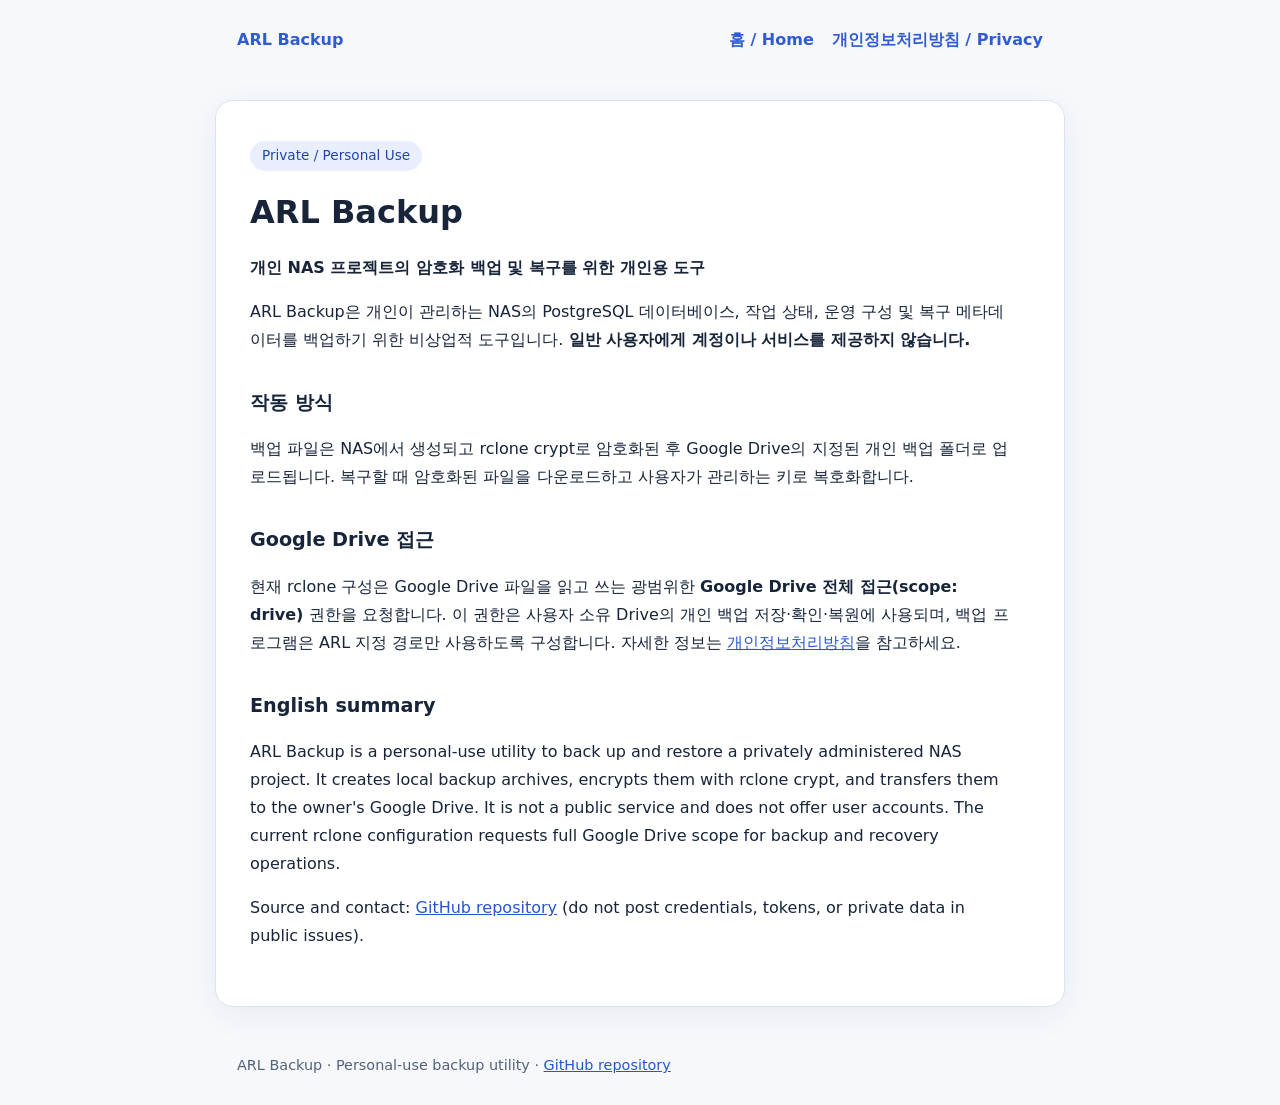
<file: index.html>
<!doctype html>
<html lang="ko">
<head><meta charset="utf-8"><meta name="viewport" content="width=device-width, initial-scale=1"><meta name="description" content="Personal NAS encrypted backup and restore utility using Google Drive."><title>ARL Backup | Personal Backup Utility</title><link rel="stylesheet" href="./style.css"></head>
<body><header><a href="./">ARL Backup</a><nav><a href="./">홈 / Home</a><a href="./privacy.html">개인정보처리방침 / Privacy</a></nav></header><main><span class="tag">Private / Personal Use</span><h1>ARL Backup</h1><p><strong>개인 NAS 프로젝트의 암호화 백업 및 복구를 위한 개인용 도구</strong></p><p>ARL Backup은 개인이 관리하는 NAS의 PostgreSQL 데이터베이스, 작업 상태, 운영 구성 및 복구 메타데이터를 백업하기 위한 비상업적 도구입니다. <strong>일반 사용자에게 계정이나 서비스를 제공하지 않습니다.</strong></p><h2>작동 방식</h2><p>백업 파일은 NAS에서 생성되고 rclone crypt로 암호화된 후 Google Drive의 지정된 개인 백업 폴더로 업로드됩니다. 복구할 때 암호화된 파일을 다운로드하고 사용자가 관리하는 키로 복호화합니다.</p><h2>Google Drive 접근</h2><p>현재 rclone 구성은 Google Drive 파일을 읽고 쓰는 광범위한 <strong>Google Drive 전체 접근(scope: drive)</strong> 권한을 요청합니다. 이 권한은 사용자 소유 Drive의 개인 백업 저장·확인·복원에 사용되며, 백업 프로그램은 ARL 지정 경로만 사용하도록 구성합니다. 자세한 정보는 <a href="./privacy.html">개인정보처리방침</a>을 참고하세요.</p><h2>English summary</h2><p>ARL Backup is a personal-use utility to back up and restore a privately administered NAS project. It creates local backup archives, encrypts them with rclone crypt, and transfers them to the owner's Google Drive. It is not a public service and does not offer user accounts. The current rclone configuration requests full Google Drive scope for backup and recovery operations.</p><p>Source and contact: <a href="https://github.com/costRider/ARL-Backup">GitHub repository</a> (do not post credentials, tokens, or private data in public issues).</p></main><footer>ARL Backup · Personal-use backup utility · <a href="https://github.com/costRider/ARL-Backup">GitHub repository</a></footer></body></html>
</file>
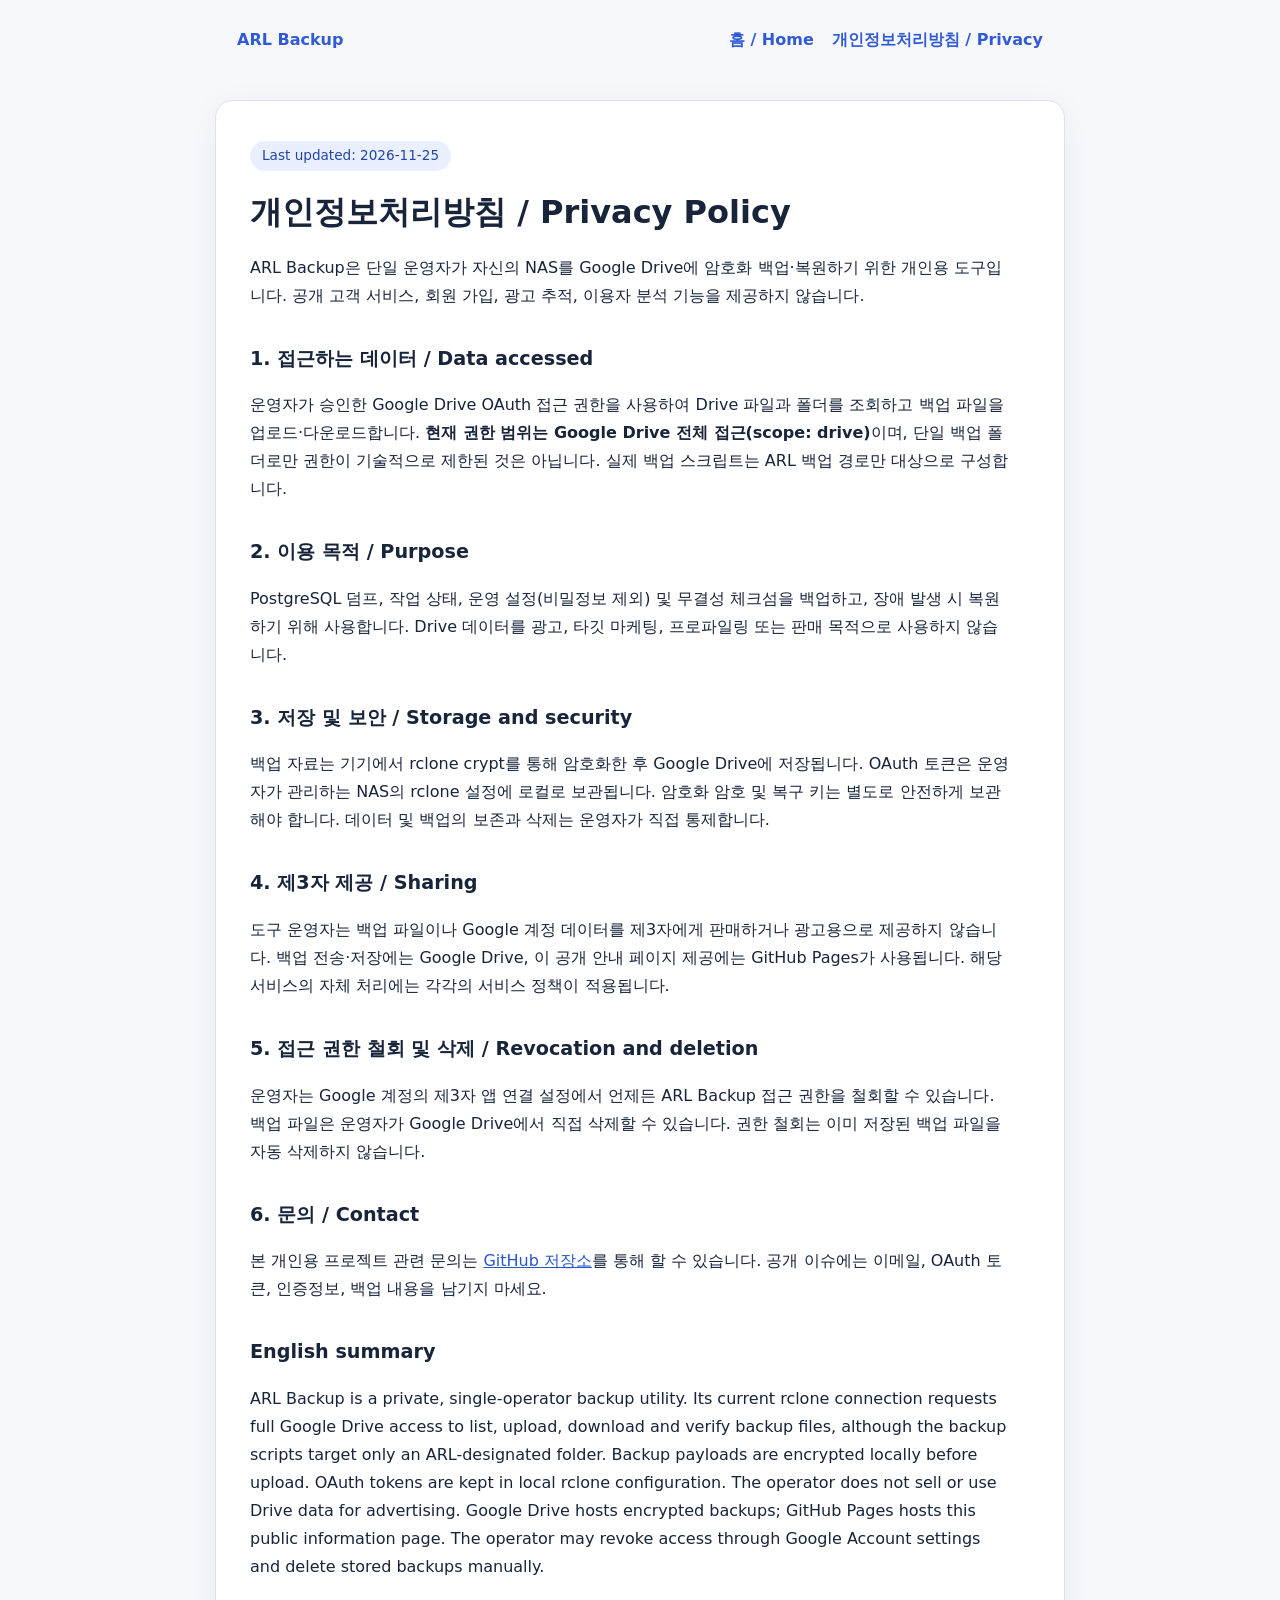
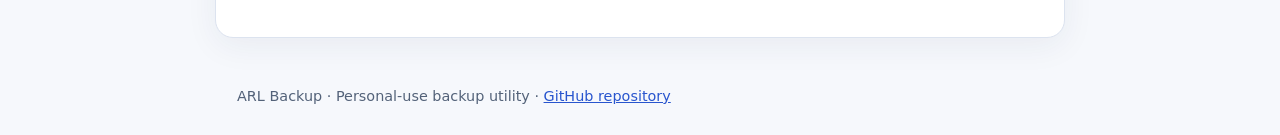
<file: privacy.html>
<!doctype html>
<html lang="ko">
<head><meta charset="utf-8"><meta name="viewport" content="width=device-width, initial-scale=1"><meta name="description" content="ARL Backup privacy policy and Google Drive data handling."><title>Privacy Policy | ARL Backup</title><link rel="stylesheet" href="./style.css"></head>
<body><header><a href="./">ARL Backup</a><nav><a href="./">홈 / Home</a><a href="./privacy.html">개인정보처리방침 / Privacy</a></nav></header><main><span class="tag">Last updated: 2026-11-25</span><h1>개인정보처리방침 / Privacy Policy</h1><p>ARL Backup은 단일 운영자가 자신의 NAS를 Google Drive에 암호화 백업·복원하기 위한 개인용 도구입니다. 공개 고객 서비스, 회원 가입, 광고 추적, 이용자 분석 기능을 제공하지 않습니다.</p><h2>1. 접근하는 데이터 / Data accessed</h2><p>운영자가 승인한 Google Drive OAuth 접근 권한을 사용하여 Drive 파일과 폴더를 조회하고 백업 파일을 업로드·다운로드합니다. <strong>현재 권한 범위는 Google Drive 전체 접근(scope: drive)</strong>이며, 단일 백업 폴더로만 권한이 기술적으로 제한된 것은 아닙니다. 실제 백업 스크립트는 ARL 백업 경로만 대상으로 구성합니다.</p><h2>2. 이용 목적 / Purpose</h2><p>PostgreSQL 덤프, 작업 상태, 운영 설정(비밀정보 제외) 및 무결성 체크섬을 백업하고, 장애 발생 시 복원하기 위해 사용합니다. Drive 데이터를 광고, 타깃 마케팅, 프로파일링 또는 판매 목적으로 사용하지 않습니다.</p><h2>3. 저장 및 보안 / Storage and security</h2><p>백업 자료는 기기에서 rclone crypt를 통해 암호화한 후 Google Drive에 저장됩니다. OAuth 토큰은 운영자가 관리하는 NAS의 rclone 설정에 로컬로 보관됩니다. 암호화 암호 및 복구 키는 별도로 안전하게 보관해야 합니다. 데이터 및 백업의 보존과 삭제는 운영자가 직접 통제합니다.</p><h2>4. 제3자 제공 / Sharing</h2><p>도구 운영자는 백업 파일이나 Google 계정 데이터를 제3자에게 판매하거나 광고용으로 제공하지 않습니다. 백업 전송·저장에는 Google Drive, 이 공개 안내 페이지 제공에는 GitHub Pages가 사용됩니다. 해당 서비스의 자체 처리에는 각각의 서비스 정책이 적용됩니다.</p><h2>5. 접근 권한 철회 및 삭제 / Revocation and deletion</h2><p>운영자는 Google 계정의 제3자 앱 연결 설정에서 언제든 ARL Backup 접근 권한을 철회할 수 있습니다. 백업 파일은 운영자가 Google Drive에서 직접 삭제할 수 있습니다. 권한 철회는 이미 저장된 백업 파일을 자동 삭제하지 않습니다.</p><h2>6. 문의 / Contact</h2><p>본 개인용 프로젝트 관련 문의는 <a href="https://github.com/costRider/ARL-Backup">GitHub 저장소</a>를 통해 할 수 있습니다. 공개 이슈에는 이메일, OAuth 토큰, 인증정보, 백업 내용을 남기지 마세요.</p><h2>English summary</h2><p>ARL Backup is a private, single-operator backup utility. Its current rclone connection requests full Google Drive access to list, upload, download and verify backup files, although the backup scripts target only an ARL-designated folder. Backup payloads are encrypted locally before upload. OAuth tokens are kept in local rclone configuration. The operator does not sell or use Drive data for advertising. Google Drive hosts encrypted backups; GitHub Pages hosts this public information page. The operator may revoke access through Google Account settings and delete stored backups manually.</p></main><footer>ARL Backup · Personal-use backup utility · <a href="https://github.com/costRider/ARL-Backup">GitHub repository</a></footer></body></html>
</file>
<file: style.css>
:root{color-scheme:light;--bg:#f6f8fc;--ink:#17243a;--muted:#536279;--accent:#315bd6;--line:#dce3ef}*{box-sizing:border-box}body{margin:0;background:var(--bg);color:var(--ink);font:16px/1.75 system-ui,-apple-system,"Segoe UI",sans-serif}header,main,footer{max-width:850px;margin:auto;padding:26px 22px}header{display:flex;justify-content:space-between;gap:20px;align-items:center}header a{font-weight:700;text-decoration:none;color:var(--accent)}nav{display:flex;gap:18px;flex-wrap:wrap}main{background:#fff;border:1px solid var(--line);border-radius:18px;padding:40px 34px;margin:20px auto;box-shadow:0 8px 32px #182c5410}h1{font-size:2rem;line-height:1.25}h2{margin-top:2rem;font-size:1.2rem}p,li{max-width:75ch}.tag{display:inline-block;background:#e9efff;border-radius:999px;padding:3px 12px;color:#2346a6;font-size:.85rem}a{color:#2855ce}footer{color:var(--muted);font-size:.9rem}@media(max-width:650px){header{display:block}main{border-radius:0;margin:0;padding:28px 20px}nav{margin-top:8px}}
</file>
